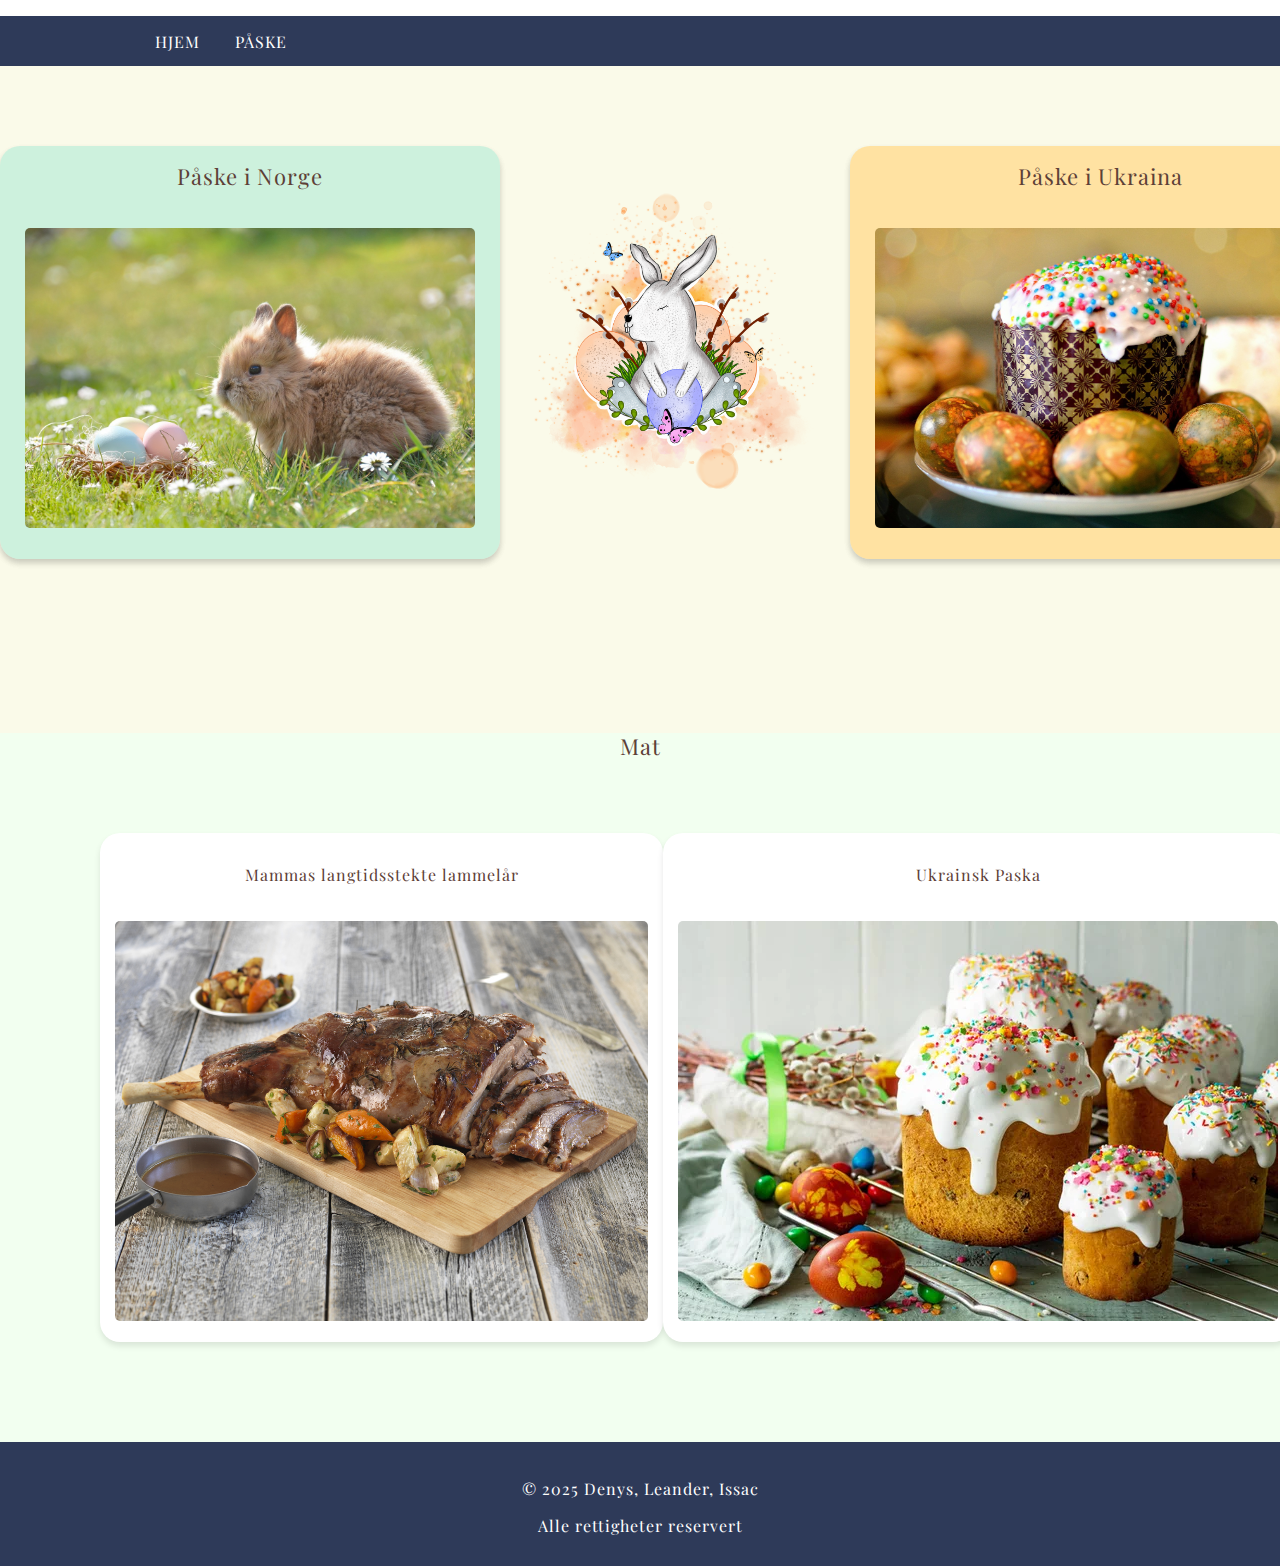
<file: index.html>
<!DOCTYPE html>
<html lang="no">
  <head>
    <meta charset="UTF-8" />
    <meta name="viewport" content="width=device-width, initial-scale=1.0" />
    <title>Påske</title>
    <link rel="stylesheet" href="./styles/main.css" />
    <link rel="preconnect" href="https://fonts.googleapis.com" />
    <link rel="preconnect" href="https://fonts.gstatic.com" crossorigin />
    <link
      href="https://fonts.googleapis.com/css2?family=Playfair+Display:wght@400..900&display=swap"
      rel="stylesheet"
    />
    <link rel="icon" type="image/png" href="./favicon.png">

  </head>

  <body>
    <header>
      <div class="logo"></div>
      <div class="navbar">
        <ul>
          <li><a href="./index.html">Hjem</a></li>
          <li><a href="./timer.html">Påske</a></li>
        </ul>
      </div>
    </header>

    <main>
      <section class="image-text">
        <div class="image-item">
          <div class="background-norge"><a href="./norway.html">
            <p>Påske i Norge</p>
            <img src="./images/norgeimg.jpg" alt="Описание изображения" />
          </a>
        </div>
        </div>

        <div class="rabbit">
          <img
            src="./images/rabbit.png"
            style="width: 350px; height: auto"
            alt=""
          />
        </div>

        <div class="image-item">
          <div class="background-ukraine">
          <a href="./ukraine.html">
            <p>Påske i Ukraina</p>
            <img
              src="./images/easter-2252869_1280.jpg"
              alt="Описание изображения"
            />
          </a>
        </div>
        </div>
      </section>
      <p class="mat-title">Mat</p>
      <section class="mat">
        
        <div class="mat-item">
          <p>Mammas langtidsstekte lammelår</p>
          <a href="./lam.html"><img src="./images/lammestek.jpg" alt="" srcset="" /></a>
        </div>

        <div class="mat-item">
          <p>Ukrainsk Paska</p>
          <a href="./paska.html"><img src="./images/paskabilde.webp" alt="" srcset="" /></a>
        </div>

      </section>
    </main>

    <footer>
      <div class="footer-content">
        <p>© 2025 Denys, Leander, Issac</p>
        <p>Alle rettigheter reservert</p>
      </div>
  </body>
</html>
</file>
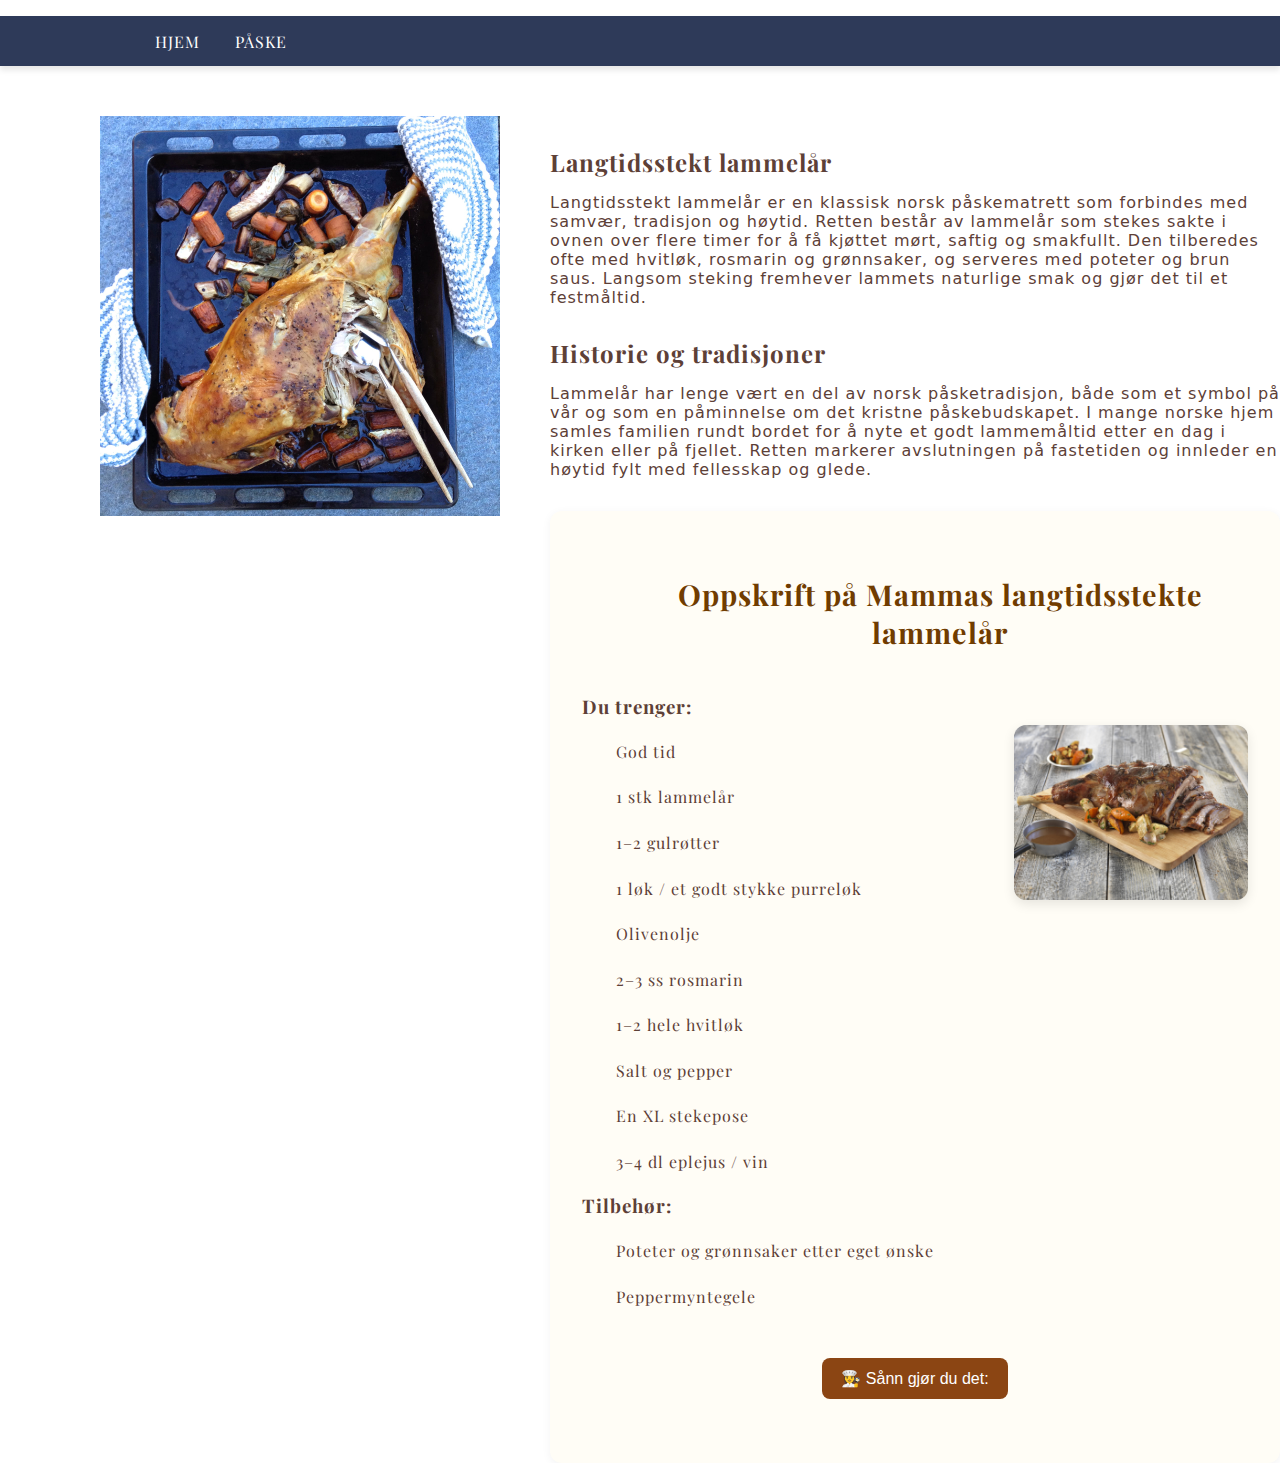
<file: lam.html>
<!DOCTYPE html>
<html lang="no">
  <head>
    <meta charset="UTF-8" />
    <meta name="viewport" content="width=device-width, initial-scale=1.0" />
    <title>Påske</title>
    <link rel="stylesheet" href="./styles/main.css" />
    <link rel="preconnect" href="https://fonts.googleapis.com" />
    <link rel="preconnect" href="https://fonts.gstatic.com" crossorigin />
    <link
      href="https://fonts.googleapis.com/css2?family=Playfair+Display:wght@400..900&display=swap"
      rel="stylesheet"
    />
    <link rel="icon" type="image/png" href="./favicon.png">
  </head>

  <body class="ukraine-body">
    <header>
      <div class="logo"></div>
      <div class="navbar">
        <ul>
          <li><a href="./index.html">Hjem</a></li>
          <li><a href="./timer.html">Påske</a></li>
        </ul>
      </div>
    </header>

    <body>
      <div class="main">
        <div class="imgPaska">
          <img src="./images/bilde 1.jpg" alt="" />
        </div>
        <div class="main-paska">
          <h2>Langtidsstekt lammelår</h2>
          <div class="txtUA">
            Langtidsstekt lammelår er en klassisk norsk påskematrett som
            forbindes med samvær, tradisjon og høytid. Retten består av lammelår
            som stekes sakte i ovnen over flere timer for å få kjøttet mørt,
            saftig og smakfullt. Den tilberedes ofte med hvitløk, rosmarin og
            grønnsaker, og serveres med poteter og brun saus. Langsom steking
            fremhever lammets naturlige smak og gjør det til et festmåltid.
          </div>

          <h2>Historie og tradisjoner</h2>
          <div class="txtUA">
            Lammelår har lenge vært en del av norsk påsketradisjon, både som et
            symbol på vår og som en påminnelse om det kristne påskebudskapet. I
            mange norske hjem samles familien rundt bordet for å nyte et godt
            lammemåltid etter en dag i kirken eller på fjellet. Retten markerer
            avslutningen på fastetiden og innleder en høytid fylt med fellesskap
            og glede.
          </div>

          <section class="recipe-section">
            <h2 class="recipe-title">
              Oppskrift på Mammas langtidsstekte lammelår
            </h2>
            <div class="recipe-wrapper">
              <div class="recipe-text">
                <h3>Du trenger:</h3>
                <ul class="ingredients">
                  <li>God tid</li>
                  <li>1 stk lammelår</li>
                  <li>1–2 gulrøtter</li>
                  <li>1 løk / et godt stykke purreløk</li>
                  <li>Olivenolje</li>
                  <li>2–3 ss rosmarin</li>
                  <li>1–2 hele hvitløk</li>
                  <li>Salt og pepper</li>
                  <li>En XL stekepose</li>
                  <li>3–4 dl eplejus / vin</li>
                </ul>

                <h3>Tilbehør:</h3>
                <ul class="ingredients">
                  <li>Poteter og grønnsaker etter eget ønske</li>
                  <li>Peppermyntegele</li>
                </ul>
              </div>

              <div class="recipe-image">
                <img
                  src="./images/lammestek.jpg"
                  alt="Langtidsstekt lammelår"
                />
              </div>
            </div>

            <div class="recipe-toggle-wrapper">
              <button id="toggleLammelarBtn" class="center-btn">
                👩‍🍳 Sånn gjør du det:
              </button>
            </div>

            <div
              id="lammelarInstructions"
              class="recipe-instructions"
              style="display: none"
            >
              <ol class="recipe-instructions-list">
                <li>
                  Ta lammelåret ut av posen det kommer i og legg det på et
                  stekebrett.
                </li>
                <li>
                  Skjær hvert hvitløksfedd på langs i 3–4 biter (de skal stikkes
                  inn i lammelåret senere).
                </li>
                <li>
                  Stikk små hull i lammelåret og dytt inn hvitløksbitene. Salt
                  kjøttet godt.
                </li>
                <li>
                  Knus rosmarin i morter, bland med olivenolje og pepper. Gni
                  godt inn i kjøttet, også i hullene.
                </li>
                <li>
                  Brun låret i ovn på 250°C med grillfunksjon i 10–20 minutter.
                  Snu og følg nøye med.
                </li>
                <li>
                  Skrell gulrøtter og rens løk. Skjær i grove biter og legg i
                  bunnen av stekeposen.
                </li>
                <li>
                  Legg kjøttet i stekeposen oppå grønnsakene. Hell eplejus (med
                  kraft fra steking) over.
                </li>
                <li>
                  Kutt et lite hull i stekeposen og stek på 70°C i 6–10 timer
                  til kjernetemp er 65–70°C.
                </li>
                <li>
                  Pakk kjøttet i folie og la hvile. Hell kraft og grønnsaker i
                  en kasserolle – dette er sausen.
                </li>
                <li>
                  Kok opp og mos grønnsakene. Smak til, jevn med brun jevning og
                  spe med fløte.
                </li>
                <li>
                  Kok poteter og damp grønnsaker. Server med saus,
                  peppermyntegele eller tyttebærsyltetøy.
                </li>
              </ol>
            </div>
          </section>

          <script>
            const toggleBtn = document.getElementById("toggleLammelarBtn");
            const instructions = document.getElementById(
              "lammelarInstructions"
            );

            toggleBtn.addEventListener("click", () => {
              instructions.style.display =
                instructions.style.display === "none" ? "block" : "none";
            });
          </script>
        </div>
      </div>
    </body>
  </body>
</html>
</file>
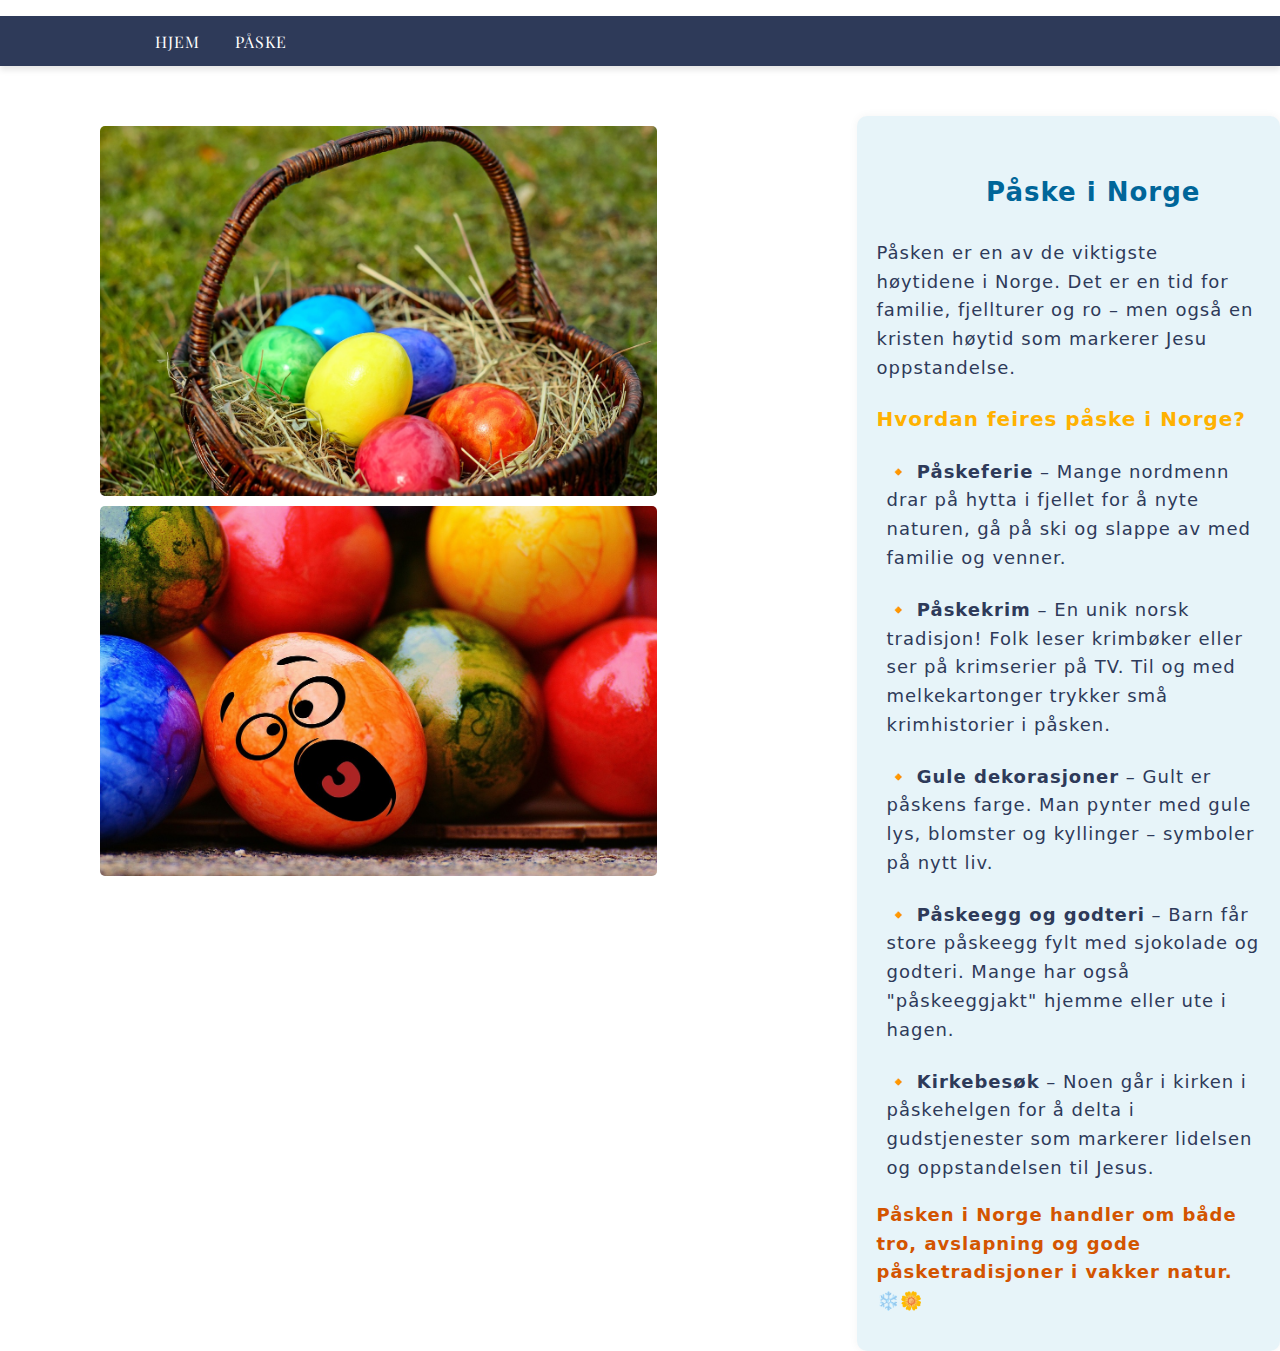
<file: norway.html>
<!DOCTYPE html>
<html lang="no">
  <head>
    <meta charset="UTF-8" />
    <meta name="viewport" content="width=device-width, initial-scale=1.0" />
    <title>Påske</title>
    <link rel="stylesheet" href="./styles/main.css" />
    <link rel="preconnect" href="https://fonts.googleapis.com" />
    <link rel="preconnect" href="https://fonts.gstatic.com" crossorigin />
    <link
      href="https://fonts.googleapis.com/css2?family=Playfair+Display:wght@400..900&display=swap"
      rel="stylesheet"
    />
    <link rel="icon" type="image/png" href="./favicon.png">
  </head>
  <body>
    <header>
      <div class="logo"></div>
      <div class="navbar">
        <ul>
          <li><a href="./index.html">Hjem</a></li>
          <li><a href="./timer.html">Påske</a></li>
        </ul>
      </div>
    </header>
    <body">

    <div class="main">
      <div class="matUA">
        <img src="./images/norgebilde1.jpg" alt="" />
        <img class="img2" src="./images/norgebilde2.jpg" alt="" />
      </div>

      <div class="paaske-norge">
        <h2>Påske i Norge</h2>

        <p class="intro">
          Påsken er en av de viktigste høytidene i Norge. Det er en tid for
          familie, fjellturer og ro – men også en kristen høytid som markerer
          Jesu oppstandelse.
        </p>

        <h3>Hvordan feires påske i Norge?</h3>

        <ul>
          <li>
            <b>🔸 Påskeferie</b> – Mange nordmenn drar på hytta i fjellet for å
            nyte naturen, gå på ski og slappe av med familie og venner.
          </li>

          <li>
            <b>🔸 Påskekrim</b> – En unik norsk tradisjon! Folk leser krimbøker
            eller ser på krimserier på TV. Til og med melkekartonger trykker små
            krimhistorier i påsken.
          </li>

          <li>
            <b>🔸 Gule dekorasjoner</b> – Gult er påskens farge. Man pynter med
            gule lys, blomster og kyllinger – symboler på nytt liv.
          </li>

          <li>
            <b>🔸 Påskeegg og godteri</b> – Barn får store påskeegg fylt med
            sjokolade og godteri. Mange har også "påskeeggjakt" hjemme eller ute
            i hagen.
          </li>

          <li>
            <b>🔸 Kirkebesøk</b> – Noen går i kirken i påskehelgen for å delta i
            gudstjenester som markerer lidelsen og oppstandelsen til Jesus.
          </li>
        </ul>

        <p class="highlight">
          Påsken i Norge handler om både tro, avslapning og gode
          påsketradisjoner i vakker natur. ❄️🌼
        </p>
      </div>
    </div>
  </body>
</html>
</file>
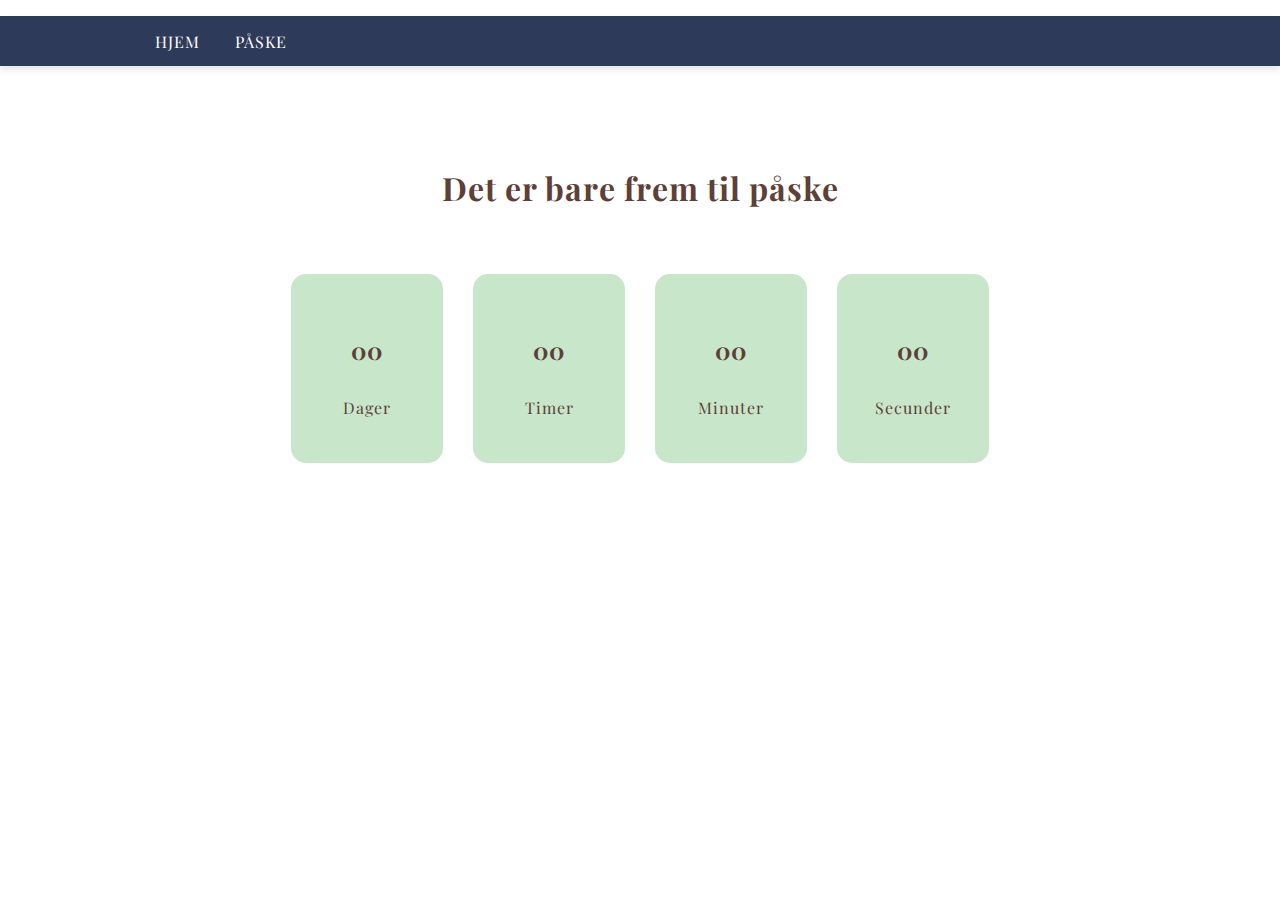
<file: timer.html>
<!DOCTYPE html>
<html lang="no">

<head>
    <meta charset="UTF-8">
    <meta name="viewport" content="width=device-width, initial-scale=1.0">
    <title>Påske Tid</title>
    <link rel="stylesheet" href="./styles/main.css">
    <link rel="preconnect" href="https://fonts.googleapis.com">
    <link rel="preconnect" href="https://fonts.gstatic.com" crossorigin>
    <link href="https://fonts.googleapis.com/css2?family=Playfair+Display:wght@400..900&display=swap" rel="stylesheet">
    <link rel="icon" type="image/png" href="./favicon.png">
</head>

<body>

    <header>
        <div class="logo"></div>
        <div class="navbar">
            <ul>
                <li><a href="./index.html">Hjem</a></li>
                <li><a href="#">Påske</a></li>
            </ul>
        </div>
    </header>

    <div class="wrapper">
        <h1 class="textTimer">Det er bare frem til påske</h1>
        <div class="clock">
            <div class="timer">
                <h2 id="day">00</h2>
                <p>Dager</p>
            </div>
            <div class="timer">
                <h2 id="hrs">00</h2>
                <p>Timer</p>
            </div>
            <div class="timer">
                <h2 id="min">00</h2>
                <p>Minuter</p>
            </div>
            <div class="timer">
                <h2 id="sec">00</h2>
                <p>Secunder</p>
            </div>
        </div>
    </div>

    <script src="./scripts/main.js"></script>

</html>
</file>
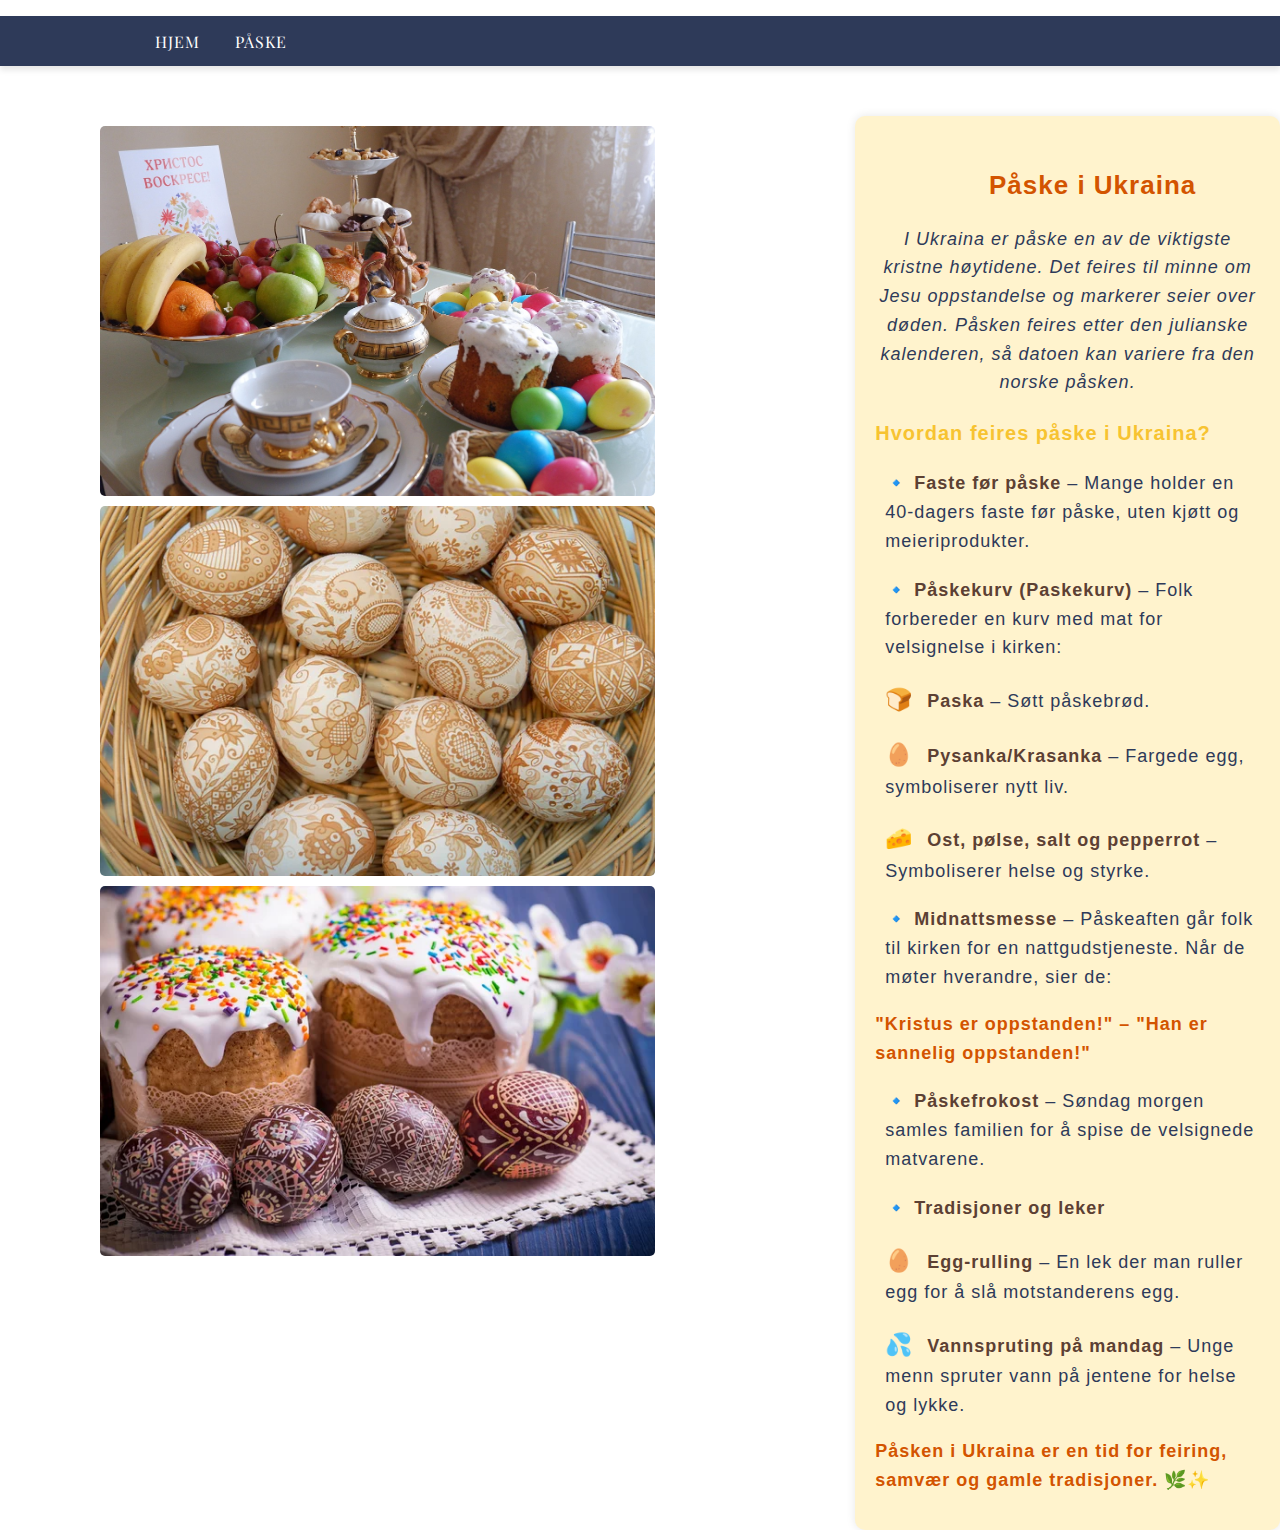
<file: ukraine.html>
<!DOCTYPE html>
<html lang="no">

<head>
    <meta charset="UTF-8">
    <meta name="viewport" content="width=device-width, initial-scale=1.0">
    <title>Påske</title>
    <link rel="stylesheet" href="./styles/main.css">
    <link rel="preconnect" href="https://fonts.googleapis.com">
    <link rel="preconnect" href="https://fonts.gstatic.com" crossorigin>
    <link href="https://fonts.googleapis.com/css2?family=Playfair+Display:wght@400..900&display=swap" rel="stylesheet">
    <link rel="icon" type="image/png" href="./favicon.png">
</head>

<body class="ukraine-body">

    <header>
        <div class="logo"></div>
        <div class="navbar">
            <ul>
                <li><a href="./index.html">Hjem</a></li>
                <li><a href="./timer.html">Påske</a></li>
            </ul>
        </div>
    </header>

    <body>

        <div class="main">

            <div class="matUA">
                <img src="./images/uapaska.jpg" alt="">
                <img class="img2" src="./images/eggUA.webp" alt="">
                <img src="./images/eggandpaska.webp" alt="">
            </div>
            <div class="main-paska">
                <div class="paaske-ukraina">
                    <h2>Påske i Ukraina</h2>
                    <p class="intro"> I Ukraina er påske en av de viktigste kristne høytidene. Det feires til minne om
                        Jesu oppstandelse og markerer seier over døden. Påsken feires etter den julianske kalenderen, så
                        datoen kan variere fra den norske påsken. </p>
                    <h3>Hvordan feires påske i Ukraina?</h3>
                    <ul>
                        <li><b>🔹 Faste før påske</b> – Mange holder en 40-dagers faste før påske, uten kjøtt og
                            meieriprodukter.</li>
                        <li><b>🔹 Påskekurv (Paskekurv)</b> – Folk forbereder en kurv med mat for velsignelse i kirken:
                        </li>
                        <ul>
                            <li><span class="emoji">🍞</span> <b>Paska</b> – Søtt påskebrød.</li>
                            <li><span class="emoji">🥚</span> <b>Pysanka/Krasanka</b> – Fargede egg, symboliserer nytt
                                liv.</li>
                            <li><span class="emoji">🧀</span> <b>Ost, pølse, salt og pepperrot</b> – Symboliserer helse
                                og styrke.</li>
                        </ul>
                        <li><b>🔹 Midnattsmesse</b> – Påskeaften går folk til kirken for en nattgudstjeneste. Når de
                            møter hverandre, sier de:</li>
                        <p class="highlight">"Kristus er oppstanden!" – "Han er sannelig oppstanden!"</p>
                        <li><b>🔹 Påskefrokost</b> – Søndag morgen samles familien for å spise de velsignede matvarene.
                        </li>
                        <li><b>🔹 Tradisjoner og leker</b></li>
                        <ul>
                            <li><span class="emoji">🥚</span> <b>Egg-rulling</b> – En lek der man ruller egg for å slå
                                motstanderens egg.</li>
                            <li><span class="emoji">💦</span> <b>Vannspruting på mandag</b> – Unge menn spruter vann på
                                jentene for helse og lykke.</li>
                        </ul>
                    </ul>
                    <p class="highlight">Påsken i Ukraina er en tid for feiring, samvær og gamle tradisjoner. 🌿✨</p>
                </div>


    </body>

</html>
</file>
<file: styles/main.css>
body {
  font-family: "Playfair Display", serif;
  margin: 0;
  padding: 0;
  box-sizing: border-box;
}

/* 1024px */
@media (max-width: 1024px) {
  .navbar ul {
    display: flex;
    flex-direction: column;
    align-items: center;
    padding: 0;
  }

  .navbar li {
    margin: 10px 0;
  }

  .image-text {
    flex-direction: column;
    align-items: center;
  }

  .image-item img {
    width: 80%;
    height: auto;
  }

  .mat {
    flex-direction: column;
    align-items: center;
  }

  .mat-item {
    margin-bottom: 20px;
  }
}


@media (max-width: 768px) {
  .header {
    flex-direction: column;
    align-items: center;
  }

  .image-text {
    flex-direction: column;
    gap: 20px;
  }

  .image-item img {
    width: 90%;
    height: auto;
  }

  .mat {
    flex-direction: column;
    gap: 20px;
  }

  .mat-item img {
    width: 100%;
    height: auto;
  }

  .recipe-wrapper {
    flex-direction: column;
    align-items: center;
  }

  .recipe-image img {
    width: 90%;
    max-width: 300px;
  }
}

body {
  position: relative;
  background-color: #ffffff;
  text-decoration: none;
  color: #5d4037;
  letter-spacing: 1px;
}

html {
  scroll-behavior: smooth;
  overflow-x: hidden;
}

a {
  text-decoration: none;
  color: inherit;
}

header {
  background-color: #2e3a59;
  height: 50px;
  box-shadow: 0 4px 6px rgba(0, 0, 0, 0.1);
}

.navbar a {
  text-transform: uppercase;
  font-family: "Playfair Display", serif;
  font-weight: 300;
  color: #ffffff;
}

.navbar {
  width: 100%;
  margin-left: 100px;
}

.navbar li {
  display: inline-block;
  margin: 0 15px;
  margin-top: 15px;
  color: #5d4037;
}

main {
  margin-top: 5ch;
  font-family: "Playfair Display", serif;
  font-size: 22px;
  background: #fafae9;
  margin: 0px;
}

/* main */
.rabbit {
  margin-top: 100px;
}

.image-text {
  display: flex;
  justify-content: space-around;
}

.image-item {
  text-align: center;
  border-radius: 20px;
  box-shadow: 0 4px 6px rgba(0, 0, 0, 0.1);
  margin-bottom: 150px;
  margin-top: 80px;
  transition: transform 0.3s ease;
}
.image-item:hover {
  border-radius: 20px;
  transform: scale(1.03) translateY(-10px);
  filter: brightness(1.05);
  transition: 0.4s ease-in-out;
  cursor: pointer;
  box-shadow: 0 8px 16px rgba(0, 0, 0, 0.2);
}

.background-norge {
  background: #cdf1dd;
  padding: 25px;
  border-radius: 20px;
  box-shadow: 0 4px 6px rgba(0, 0, 0, 0.1);
}

.background-ukraine {
  background: #ffe2a2;
  padding: 25px;
  border-radius: 20px;
  box-shadow: 0 4px 6px rgba(0, 0, 0, 0.1);
}

.image-item img {
  height: 300px;
  border-radius: 5px;
}

.image-item p {
  margin-top: -10px;
  padding-bottom: 15px;
}

/* mat section/main */
.mat {
  display: flex;
  justify-content: space-around;
  margin-top: -50px;
  background-color: #f2fff0;
  padding: 100px;
}

.mat-title {
  text-align: center;
}

.mat-item {
  background: #ffffff;
  padding: 15px;
  border-radius: 20px;
  box-shadow: 0 4px 6px rgba(0, 0, 0, 0.1);
}

.mat-item p {
  text-align: center;
  font-size: 16px;
}

.mat-item img {
  height: 400px;
  margin-top: 20px;
  border-radius: 5px;
}

.mat-item:hover {
  transform: scale(1.04);
  transition: 0.3s;
}

.main {
  display: flex;
  margin-top: 50px;
}

/* paaske I Norge */
.txtNorge {
  display: flex;
  width: 800px;
  margin-left: 50px;
  font-family: system-ui, -apple-system, BlinkMacSystemFont, "Segoe UI", Roboto,
    Oxygen, Ubuntu, Cantarell, "Open Sans", "Helvetica Neue", sans-serif;
}
.txtNorge p {
  margin-left: 50px;
  margin-top: 2ch;
  margin-bottom: 15px;
}

.paaske-norge {
  font-family: system-ui, -apple-system, BlinkMacSystemFont, "Segoe UI", Roboto,
    Oxygen, Ubuntu, Cantarell, "Open Sans", "Helvetica Neue", sans-serif;
  line-height: 1.6;
  color: #2E3A59;
  max-width: 600px;
  margin: auto;
  margin-top: 0px;
  margin-left: 200px;
  padding: 20px;
  background: #E7F4F9;
  border-radius: 10px;
  box-shadow: 0 0 10px rgba(0, 0, 0, 0.05);
}

.paaske-norge h2 {
  color: #006699;
  font-size: 26px;
  margin-bottom: 25px;
  text-align: center;
}

.paaske-norge h3 {
  color: #FFB100;
  font-size: 20px;
  margin-bottom: 8px;
}

.paaske-norge p {
  font-size: 18px;
  margin-bottom: 15px;
}

.paaske-norge .highlight {
  font-weight: bold;
  color: #D35400;
}

.paaske-norge ul {
  list-style: none;
  padding: 0;
}

.paaske-norge ul li {
  font-size: 18px;
  margin-bottom: 10px;
}


/* paaske i ukraina */
.matUA {
  display: flex;
  flex-direction: column;
  margin-left: 100px;
 
}
.matUA img {
  height: 370px;
  margin-top: 10px;
  border-radius: 5px;
}

.txtUA {
  display: flex;
  margin-left: 50px;
  font-family: system-ui, -apple-system, BlinkMacSystemFont, "Segoe UI", Roboto,
    Oxygen, Ubuntu, Cantarell, "Open Sans", "Helvetica Neue", sans-serif;
}

.txtUA p {
  margin-left: 50px;
  margin-top: 2ch;
  margin-bottom: 15px;
}

.aboutUA {
  flex-direction: column;
  margin-left: 50px;
  font-family: system-ui, -apple-system, BlinkMacSystemFont, "Segoe UI", Roboto,
    Oxygen, Ubuntu, Cantarell, "Open Sans", "Helvetica Neue", sans-serif;
}



br {
  margin-top: 10px;
}

li {
  list-style: none;
  margin-left: 10px;
  margin-top: 2ch;
  margin-bottom: 15px;
}



h2 {
  margin-left: 50px;
  margin-top: 2ch;
  margin-bottom: 15px;
}

/* time */
.wrapper {
  display: block;
}

.textTimer {
  display: flex;
  justify-content: center;
  margin-top: 100px;
}

.clock {
  display: flex;
  justify-content: center;
  margin-top: 50px;
}

.clock h2 {
  margin: 10px;
  padding: 35px;
  margin-bottom: -20px;
}

.clock p {
  display: flex;
  justify-content: center;
  font-size: 16px;
  margin-bottom: 30px;
}

.clock .timer {
  padding: 15px;
  margin: 15px;
  background: #c8e6c9;
  border-radius: 15px;
}

footer {
  background-color: #2e3a59;
  color: #ffffff;
  padding: 20px 0;
  text-align: center;
  position: relative;
  bottom: 0;
  width: 100%;
}
.footer-content p {
  margin-bottom: 10px;
}

/* paskaSide */
.main-paska {
  max-width: 800px;
}
.imgPaska img{
width: 400px;
margin-left: 100px;
}

.recipe-title {
  font-family: 'Playfair Display', serif;
  font-size: 2rem;
  color: #cc6600;
  margin-top: 2rem;
  text-align: center;
}

.recipe-section {
  background-color: #fff;
  padding: 1.5rem;
  border-radius: 12px;
  box-shadow: 0 2px 10px rgba(0,0,0,0.05);
  margin-top: 1rem;
  margin-left: 50px;
}

.recipe-ingredients-title {
  font-size: 1.5rem;
  margin-bottom: 1rem;
  color: #444;
}

.recipe-ingredients-list {
  list-style-type: square;
  padding-left: 1.5rem;
}

.recipe-ingredients-list li {
  margin-bottom: 0.4rem;
}

.hidden {
  display: none;
}

#toggleInstructionsBtn {
  background-color: #ffa500;
  color: white;
  font-size: 1.1rem;
  padding: 0.7rem 1.2rem;
  border: none;
  border-radius: 8px;
  cursor: pointer;
  margin-bottom: 1rem;
  transition: background-color 0.3s ease;
  margin-left: 100px;
  
}

#toggleInstructionsBtn:hover {
  background-color: #e69500;
}

.recipe-toggle-wrapper {
  display: flex;
  justify-content: center;
  align-items: center;
  flex-direction: column;
  text-align: center;
  margin-top: 20px;
}

/* Стилі рецепту ) */
.recipe-instructions-section {
  background-color: #fff;
  padding: 2rem;
  border-radius: 12px;
  box-shadow: 0 2px 10px rgba(0,0,0,0.05);
  margin-top: 2rem;
}

.recipe-instructions-title {
  font-size: 1.6rem;
  color: #b35c00;
  margin-bottom: 1.5rem;
  text-align: center;
}

.recipe-instructions-wrapper {
  display: flex;
  flex-wrap: wrap;
  gap: 2rem;
  align-items: flex-start;
}

.recipe-text {
  flex: 1 1 60%;
}

.recipe-instructions-list {
  padding-left: 1.5rem;
  list-style-type: decimal;
  line-height: 1.6;
}

.recipe-instructions-list li {
  margin-bottom: 1rem;
}

.recipe-image {
  flex: 1 1 35%;
  display: flex;
  justify-content: center;
}

.recipe-image img {
  width: 100%;
  max-width: 350px;
  border-radius: 12px;
  box-shadow: 0 4px 12px rgba(0,0,0,0.1);
}




.paaske-ukraina {
  font-family: Arial, sans-serif;
  line-height: 1.6;
  color: #2E3A59;
  max-width: 600px;
  margin: auto;
  padding: 20px;
  background: #FFF3CD;
  border-radius: 10px;
  box-shadow: 0 0 10px rgba(0, 0, 0, 0.1);
  margin-left: 200px;
}

.paaske-ukraina h2 {
  color: #D35400;
  font-size: 26px;
  margin-bottom: 10px;
  text-align: center;
}

.paaske-ukraina h3 {
  color: #F7C331;
  font-size: 20px;
  margin-bottom: 8px;
}

.paaske-ukraina p {
  font-size: 18px;
  margin-bottom: 15px;
}

.paaske-ukraina b {
  color: #5C4033;
  font-weight: bold;
}

.paaske-ukraina .emoji {
  font-size: 22px;
  margin-right: 5px;
}

.paaske-ukraina .highlight {
  font-weight: bold;
  color: #D35400;
}

.paaske-ukraina ul {
  list-style: none;
  padding: 0;
}

.paaske-ukraina ul li {
  font-size: 18px;
  margin-bottom: 10px;
}

.paaske-ukraina ul li .emoji {
  font-size: 22px;
  margin-right: 8px;
}

.paaske-ukraina .intro {
  font-size: 18px;
  font-style: italic;
  text-align: center;
  margin-bottom: 20px;
}


.recipe-section {
  background-color: #fffdf6;
  padding: 2rem;
  border-radius: 12px;
  box-shadow: 0 2px 10px rgba(0, 0, 0, 0.05);
  margin-top: 2rem;
}

.recipe-title {
  font-size: 1.8rem;
  color: #703c00;
  text-align: center;
  margin-bottom: 1.5rem;
}

.recipe-wrapper {
  display: flex;
  flex-wrap: wrap;
  gap: 2rem;
  align-items: flex-start;
}

.recipe-text {
  flex: 1 1 60%;
  font-size: 1rem;
}

.ingredients {
  list-style-type: disc;
  padding-left: 1.5rem;
  line-height: 1.6;
}

.recipe-image {
  flex: 1 1 35%;
  display: flex;
  justify-content: center;
  margin-top: 50px;
}

.recipe-image img {
  width: 100%;
  max-width: 350px;
  border-radius: 12px;
  box-shadow: 0 4px 12px rgba(0, 0, 0, 0.1);
}

.recipe-toggle-wrapper {
  text-align: center;
  margin: 2rem 0;
}

.center-btn {
  background-color: #8b4513;
  color: white;
  font-size: 1rem;
  padding: 0.7rem 1.2rem;
  border: none;
  border-radius: 8px;
  cursor: pointer;
  transition: background-color 0.3s ease;
}

.center-btn:hover {
  background-color: #a0522d;
}

.recipe-instructions-list {
  padding-left: 1.5rem;
  list-style-type: decimal;
  line-height: 1.6;
  margin-top: 1rem;
}

.recipe-instructions-list li {
  margin-bottom: 1rem;
}
</file>
